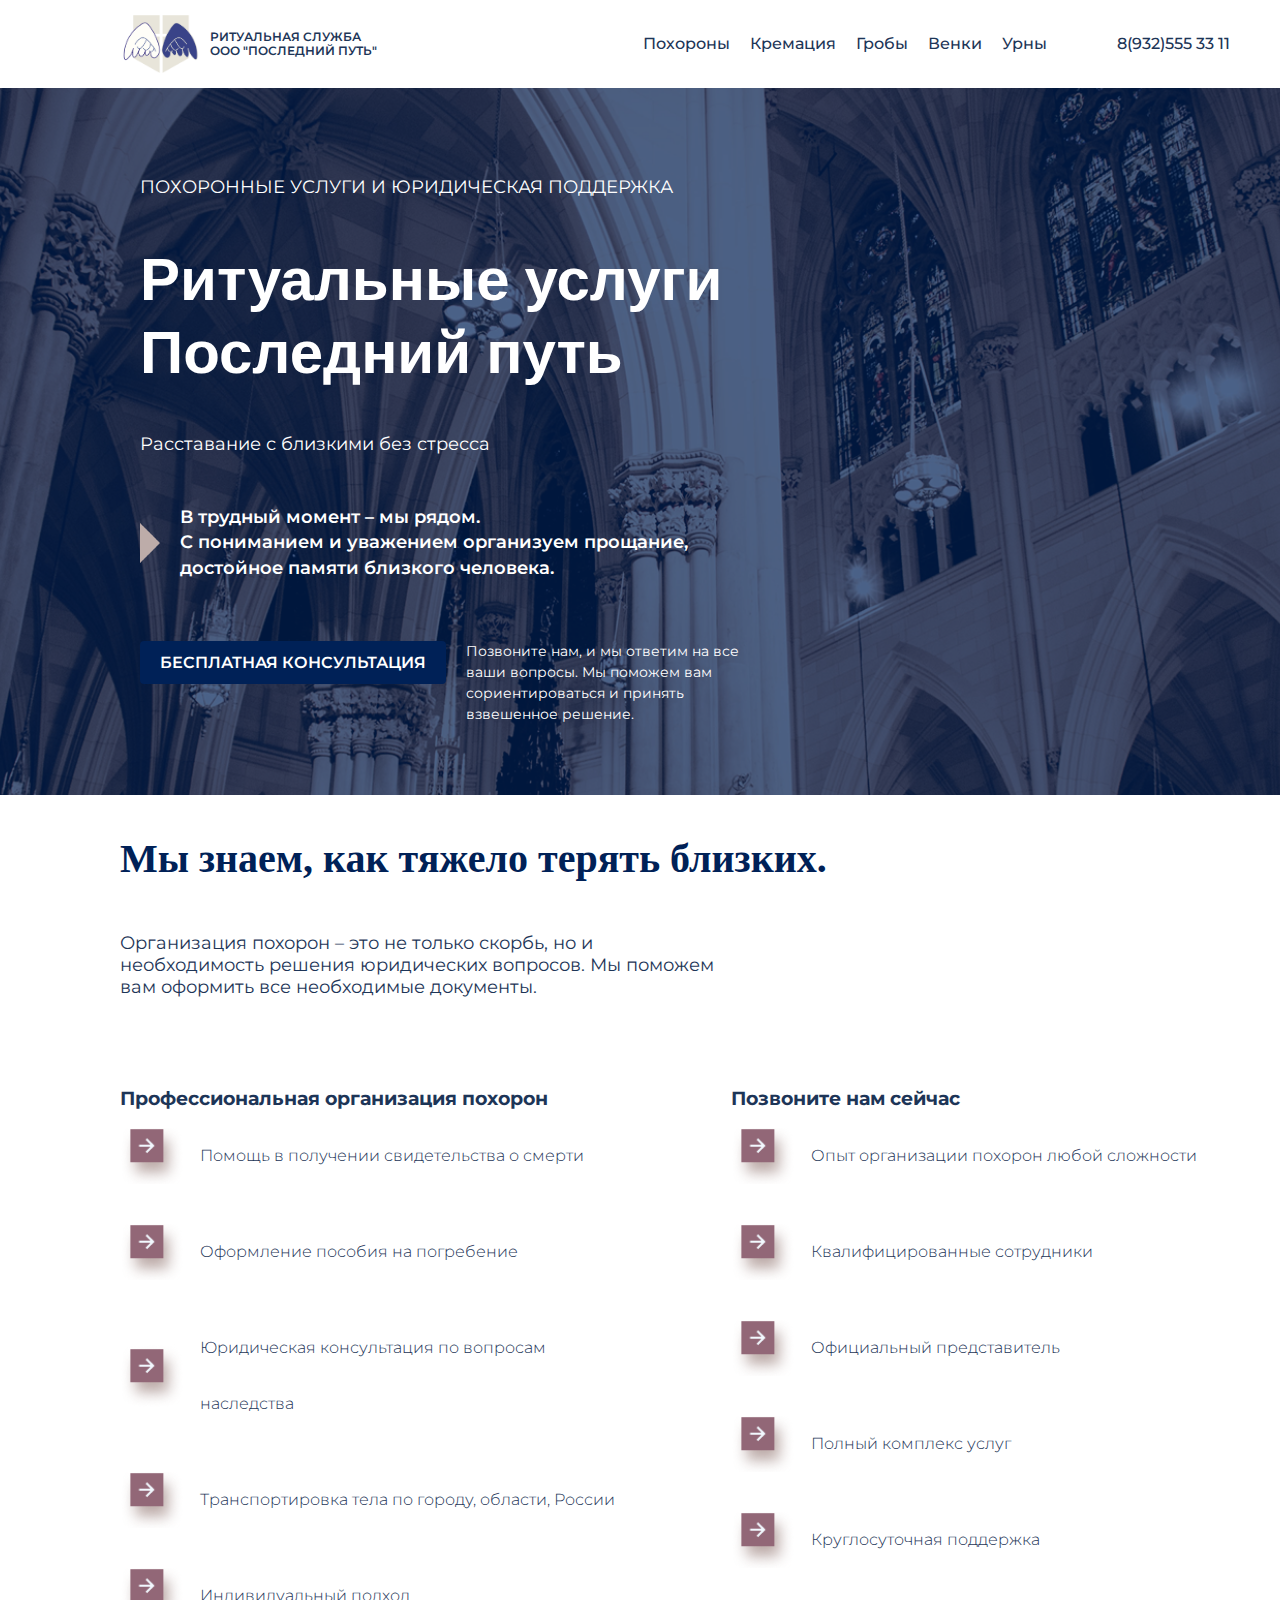
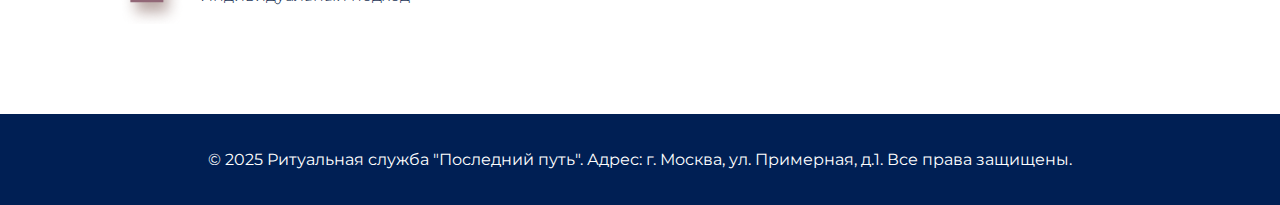
<file: index.html>
<!DOCTYPE html>
<html lang="ru">
<head>
    <meta charset="UTF-8">
    <meta name="viewport" content="width=device-width, initial-scale=1.0">
    <title>Ритуальные услуги "Последний путь"</title>
    
    <link rel="preconnect" href="https://fonts.googleapis.com">
<link rel="preconnect" href="https://fonts.gstatic.com" crossorigin>
<link href="https://fonts.googleapis.com/css2?family=Advent+Pro:ital,wght@0,100..900;1,100..900&family=Comfortaa:wght@300..700&family=Jost:ital,wght@0,100..900;1,100..900&family=Montserrat:ital,wght@0,100..900;1,100..900&family=Poiret+One&family=Prata&family=Russo+One&family=Tenor+Sans&family=Yanone+Kaffeesatz:wght@200..700&display=swap" rel="stylesheet">
<link rel="preconnect" href="https://fonts.googleapis.com">
<link rel="preconnect" href="https://fonts.gstatic.com" crossorigin>
<link href="https://fonts.googleapis.com/css2?family=Advent+Pro:ital,wght@0,100..900;1,100..900&family=Comfortaa:wght@300..700&family=Jost:ital,wght@0,100..900;1,100..900&family=Montserrat:ital,wght@0,100..900;1,100..900&family=Poiret+One&family=Prata&family=Russo+One&family=Space+Grotesk:wght@300..700&family=Tenor+Sans&family=Yanone+Kaffeesatz:wght@200..700&display=swap" rel="stylesheet">
    <link rel="stylesheet" href="style.css">
</head>
<body>
    <div class="header">
        <div class="logo-container">
            <img src="logo.png" alt="Логотип">
            <div class="logo-text">
                <span>РИТУАЛЬНАЯ СЛУЖБА</span>
                <span>ООО "ПОСЛЕДНИЙ ПУТЬ"</span>
            </div>
        </div>
        <div class="menu">
            <a href="index.html">Похороны</a>
            <a href="Кремация.html">Кремация</a>
            <a href="Гробы.html">Гробы</a>
            <a href="Венки.html">Венки</a>
            <a href="Урны.html">Урны</a>
            <span style="display: inline-block; width: 30px;"></span>
            8(932)555 33 11
        </div>
    </div>

    <div class="hero">
        <div class="hero-overlay">
            <p>ПОХОРОННЫЕ УСЛУГИ И ЮРИДИЧЕСКАЯ ПОДДЕРЖКА</p>
            <div class="hero-overlay2">
                <h2>Ритуальные услуги</h2>
                <h2>Последний путь</h2>
            </div>
            
            <p>Расставание с близкими без стресса</p>
            
            <div class="text-block">
                <img src="Rectangle 289 (1).png" alt="Декоративный элемент" class="decor-image">
                <div class="text-content">
                    <p>В трудный момент – мы рядом.<br>
                    С пониманием и уважением организуем прощание,<br>
                    достойное памяти близкого человека.</p>
                </div>
            </div>
            
            <div class="consultation-block">
                <a href="#" class="consult-btn">БЕСПЛАТНАЯ КОНСУЛЬТАЦИЯ</a>
                <div class="consult-text">
                    <p>Позвоните нам, и мы ответим на все ваши вопросы. Мы поможем вам сориентироваться и принять взвешенное решение.</p>
                </div>
            </div>

            <div id="consultationModal" class="modal">
                <div class="modal-content">
                  <span class="close">&times;</span>
                  <h3>Запись на консультацию</h3>
                  <form>
                    <input type="text" placeholder="Ваше имя" required><br>
                    <input type="tel" placeholder="Ваш телефон" required><br>
                    <button type="submit">Отправить</button>
                  </form>
                </div>
              </div>
        </div>
    </div>

    <div class="section-intro">
        Мы знаем, как тяжело терять близких.
    </div>

    <div class="footer">
        <div class="footer-text">
            Организация похорон – это не только скорбь, но и необходимость решения юридических вопросов. Мы поможем вам оформить все необходимые документы.
        </div>
        
        <div class="footer-logo">

           
           
        </div>
    </div>

    <div class="content">
        <div>
            <h3>Профессиональная организация похорон</h3>
            <ul>
                <li>Помощь в получении свидетельства о смерти</li>
                <li>Оформление пособия на погребение</li>
                <li>Юридическая консультация по вопросам наследства</li>
                <li>Транспортировка тела по городу, области, России</li>
                <li>Индивидуальный подход</li>
            </ul>
        </div>
        <div>
            <h3>Позвоните нам сейчас</h3>
            <ul>
                <li>Опыт организации похорон любой сложности</li>
                <li>Квалифицированные сотрудники</li>
                <li>Официальный представитель</li>
                <li>Полный комплекс услуг</li>
                <li>Круглосуточная поддержка</li>
            </ul>
        </div>
    </div>
    


    <button id="scrollToTopBtn" class="scroll-to-top-btn">↑ Наверх</button>
    <script>

        // Получаем кнопку
    const scrollToTopBtn = document.getElementById("scrollToTopBtn");
    
    // Когда пользователь прокручивает страницу
    window.onscroll = function() {
        if (document.body.scrollTop > 100 || document.documentElement.scrollTop > 100) {
            scrollToTopBtn.style.display = "block"; // Показываем кнопку
        } else {
            scrollToTopBtn.style.display = "none"; // Скрываем кнопку
        }
    };
    
    // При клике на кнопку прокручиваем страницу наверх
    scrollToTopBtn.addEventListener("click", function() {
        window.scrollTo({
            top: 0,
            behavior: "smooth" // Плавная прокрутка
        });
    });
    
    </script>



<script>
    const consultBtn = document.querySelector('.consult-btn');
    const popup = document.getElementById('consultation-popup');
    const closeBtn = document.querySelector('.close-btn');

    consultBtn.addEventListener('click', (e) => {
        e.preventDefault(); // чтобы не срабатывала ссылка
        popup.style.display = 'flex';
    });

    closeBtn.addEventListener('click', () => {
        popup.style.display = 'none';
    });

    window.addEventListener('click', (e) => {
        if (e.target === popup) {
            popup.style.display = 'none';
        }
    });
</script>

<script>
    const modal = document.getElementById('consultationModal');
    const btn = document.querySelector('.consult-btn');
    const span = document.querySelector('.close');

    btn.onclick = function(e) {
        e.preventDefault(); // отменяем переход по ссылке
        modal.style.display = "block";
    }

    span.onclick = function() {
        modal.style.display = "none";
    }

    window.onclick = function(event) {
        if (event.target == modal) {
            modal.style.display = "none";
        }
    }
</script>


    <!-- Футер -->
    <footer class="footer2">
        <p>© 2025 Ритуальная служба "Последний путь". Адрес: г. Москва, ул. Примерная, д.1. Все права защищены.</p>
    </footer>


    
</body>
</html>
</file>
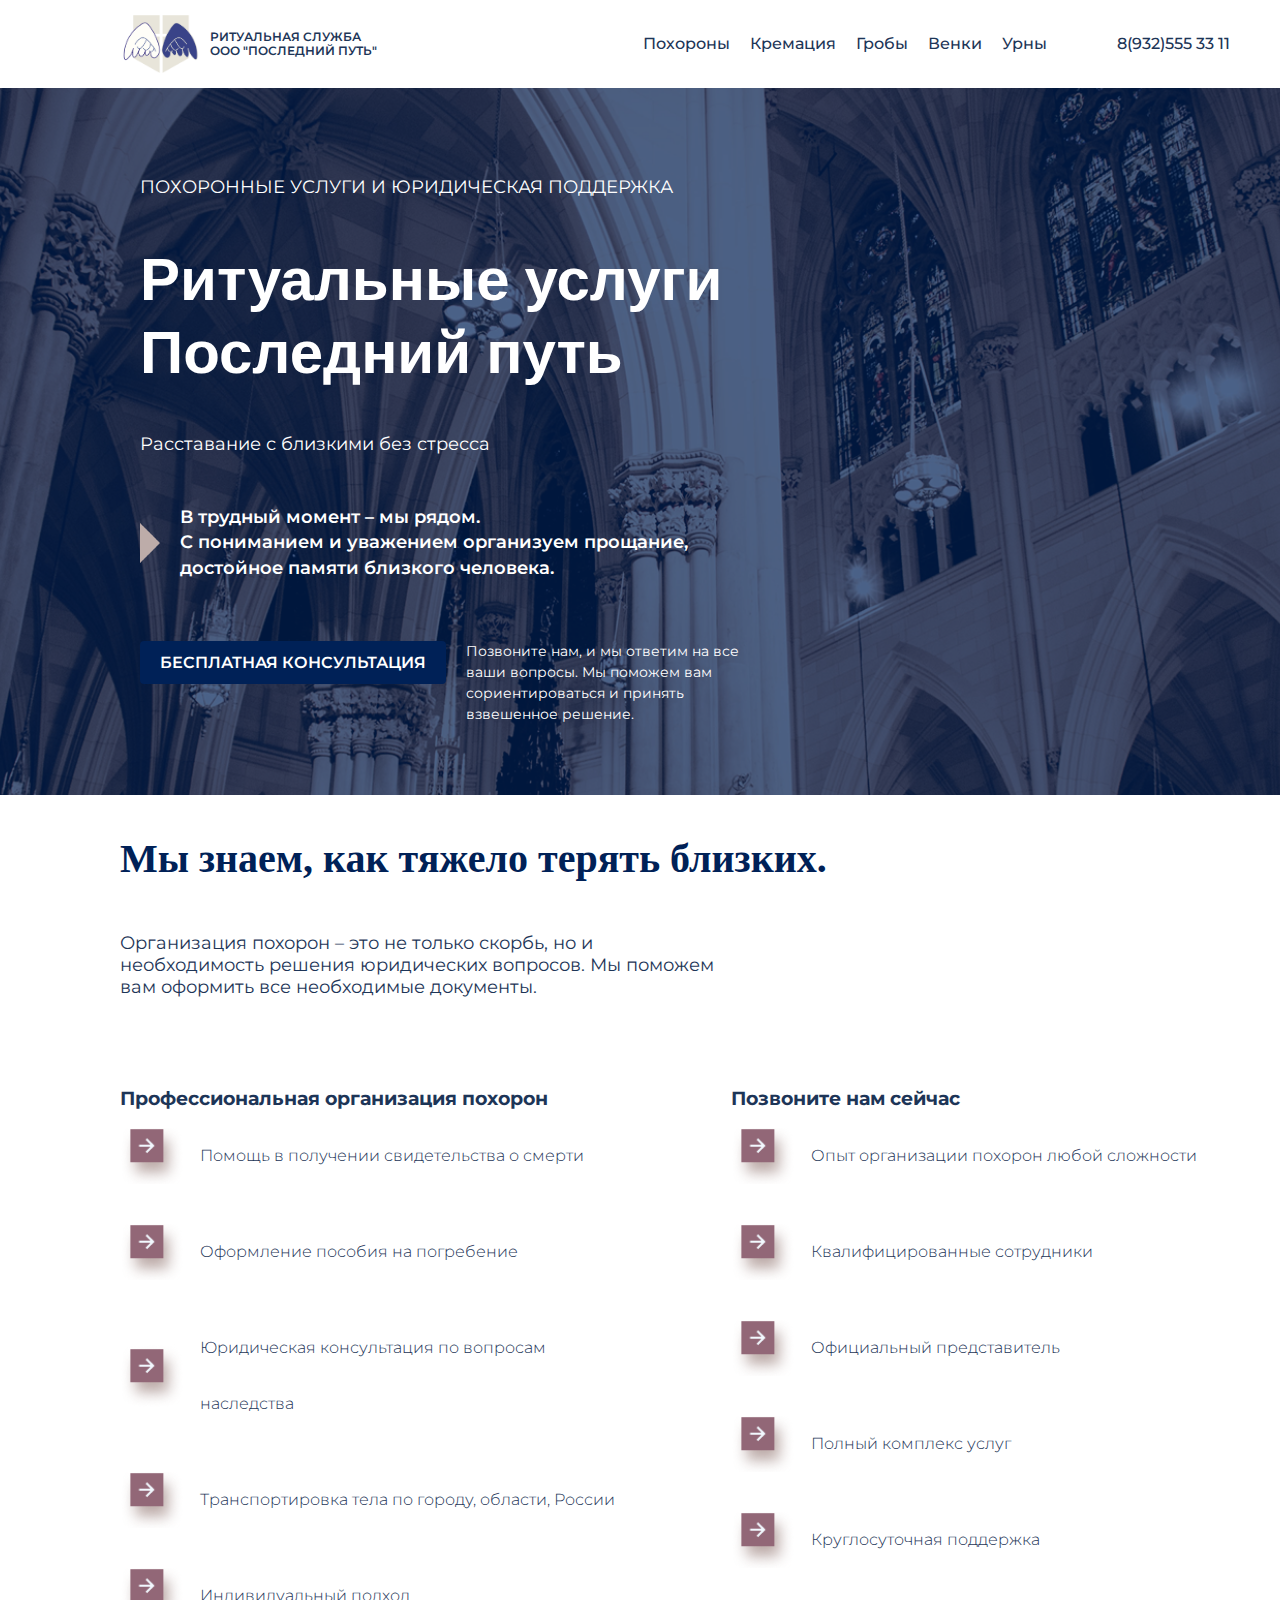
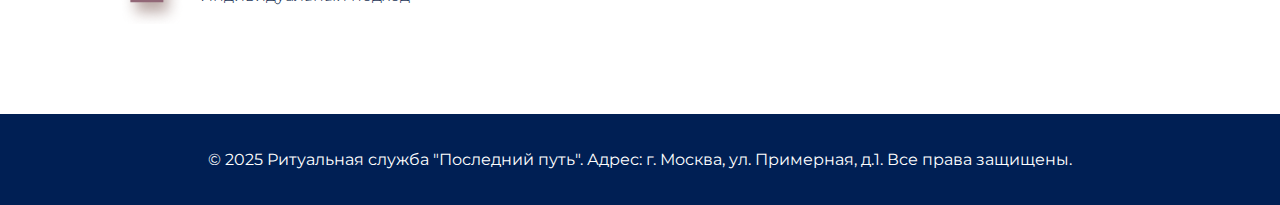
<file: Web-site-funeral-agency.html>
<!DOCTYPE html>
<html lang="ru">
<head>
    <meta charset="UTF-8">
    <meta name="viewport" content="width=device-width, initial-scale=1.0">
    <title>Ритуальные услуги "Последний путь"</title>
    
    <link rel="preconnect" href="https://fonts.googleapis.com">
<link rel="preconnect" href="https://fonts.gstatic.com" crossorigin>
<link href="https://fonts.googleapis.com/css2?family=Advent+Pro:ital,wght@0,100..900;1,100..900&family=Comfortaa:wght@300..700&family=Jost:ital,wght@0,100..900;1,100..900&family=Montserrat:ital,wght@0,100..900;1,100..900&family=Poiret+One&family=Prata&family=Russo+One&family=Tenor+Sans&family=Yanone+Kaffeesatz:wght@200..700&display=swap" rel="stylesheet">
<link rel="preconnect" href="https://fonts.googleapis.com">
<link rel="preconnect" href="https://fonts.gstatic.com" crossorigin>
<link href="https://fonts.googleapis.com/css2?family=Advent+Pro:ital,wght@0,100..900;1,100..900&family=Comfortaa:wght@300..700&family=Jost:ital,wght@0,100..900;1,100..900&family=Montserrat:ital,wght@0,100..900;1,100..900&family=Poiret+One&family=Prata&family=Russo+One&family=Space+Grotesk:wght@300..700&family=Tenor+Sans&family=Yanone+Kaffeesatz:wght@200..700&display=swap" rel="stylesheet">
    <link rel="stylesheet" href="style.css">
</head>
<body>
    <div class="header">
        <div class="logo-container">
            <img src="logo.png" alt="Логотип">
            <div class="logo-text">
                <span>РИТУАЛЬНАЯ СЛУЖБА</span>
                <span>ООО "ПОСЛЕДНИЙ ПУТЬ"</span>
            </div>
        </div>
        <div class="menu">
            <a href="Похороны.html">Похороны</a>
            <a href="Кремация.html">Кремация</a>
            <a href="Гробы.html">Гробы</a>
            <a href="Венки.html">Венки</a>
            <a href="Урны.html">Урны</a>
            <span style="display: inline-block; width: 30px;"></span>
            8(932)555 33 11
        </div>
    </div>

    <div class="hero">
        <div class="hero-overlay">
            <p>ПОХОРОННЫЕ УСЛУГИ И ЮРИДИЧЕСКАЯ ПОДДЕРЖКА</p>
            <div class="hero-overlay2">
                <h2>Ритуальные услуги</h2>
                <h2>Последний путь</h2>
            </div>
            
            <p>Расставание с близкими без стресса</p>
            
            <div class="text-block">
                <img src="Rectangle 289 (1).png" alt="Декоративный элемент" class="decor-image">
                <div class="text-content">
                    <p>В трудный момент – мы рядом.<br>
                    С пониманием и уважением организуем прощание,<br>
                    достойное памяти близкого человека.</p>
                </div>
            </div>
            
            <div class="consultation-block">
                <a href="#" class="consult-btn">БЕСПЛАТНАЯ КОНСУЛЬТАЦИЯ</a>
                <div class="consult-text">
                    <p>Позвоните нам, и мы ответим на все ваши вопросы. Мы поможем вам сориентироваться и принять взвешенное решение.</p>
                </div>
            </div>

            <div id="consultationModal" class="modal">
                <div class="modal-content">
                  <span class="close">&times;</span>
                  <h3>Запись на консультацию</h3>
                  <form>
                    <input type="text" placeholder="Ваше имя" required><br>
                    <input type="tel" placeholder="Ваш телефон" required><br>
                    <button type="submit">Отправить</button>
                  </form>
                </div>
              </div>
        </div>
    </div>

    <div class="section-intro">
        Мы знаем, как тяжело терять близких.
    </div>

    <div class="footer">
        <div class="footer-text">
            Организация похорон – это не только скорбь, но и необходимость решения юридических вопросов. Мы поможем вам оформить все необходимые документы.
        </div>
        
        <div class="footer-logo">

           
           
        </div>
    </div>

    <div class="content">
        <div>
            <h3>Профессиональная организация похорон</h3>
            <ul>
                <li>Помощь в получении свидетельства о смерти</li>
                <li>Оформление пособия на погребение</li>
                <li>Юридическая консультация по вопросам наследства</li>
                <li>Транспортировка тела по городу, области, России</li>
                <li>Индивидуальный подход</li>
            </ul>
        </div>
        <div>
            <h3>Позвоните нам сейчас</h3>
            <ul>
                <li>Опыт организации похорон любой сложности</li>
                <li>Квалифицированные сотрудники</li>
                <li>Официальный представитель</li>
                <li>Полный комплекс услуг</li>
                <li>Круглосуточная поддержка</li>
            </ul>
        </div>
    </div>
    


    <button id="scrollToTopBtn" class="scroll-to-top-btn">↑ Наверх</button>
    <script>

        // Получаем кнопку
    const scrollToTopBtn = document.getElementById("scrollToTopBtn");
    
    // Когда пользователь прокручивает страницу
    window.onscroll = function() {
        if (document.body.scrollTop > 100 || document.documentElement.scrollTop > 100) {
            scrollToTopBtn.style.display = "block"; // Показываем кнопку
        } else {
            scrollToTopBtn.style.display = "none"; // Скрываем кнопку
        }
    };
    
    // При клике на кнопку прокручиваем страницу наверх
    scrollToTopBtn.addEventListener("click", function() {
        window.scrollTo({
            top: 0,
            behavior: "smooth" // Плавная прокрутка
        });
    });
    
    </script>



<script>
    const consultBtn = document.querySelector('.consult-btn');
    const popup = document.getElementById('consultation-popup');
    const closeBtn = document.querySelector('.close-btn');

    consultBtn.addEventListener('click', (e) => {
        e.preventDefault(); // чтобы не срабатывала ссылка
        popup.style.display = 'flex';
    });

    closeBtn.addEventListener('click', () => {
        popup.style.display = 'none';
    });

    window.addEventListener('click', (e) => {
        if (e.target === popup) {
            popup.style.display = 'none';
        }
    });
</script>

<script>
    const modal = document.getElementById('consultationModal');
    const btn = document.querySelector('.consult-btn');
    const span = document.querySelector('.close');

    btn.onclick = function(e) {
        e.preventDefault(); // отменяем переход по ссылке
        modal.style.display = "block";
    }

    span.onclick = function() {
        modal.style.display = "none";
    }

    window.onclick = function(event) {
        if (event.target == modal) {
            modal.style.display = "none";
        }
    }
</script>


    <!-- Футер -->
    <footer class="footer2">
        <p>© 2025 Ритуальная служба "Последний путь". Адрес: г. Москва, ул. Примерная, д.1. Все права защищены.</p>
    </footer>


    
</body>
</html>
</file>
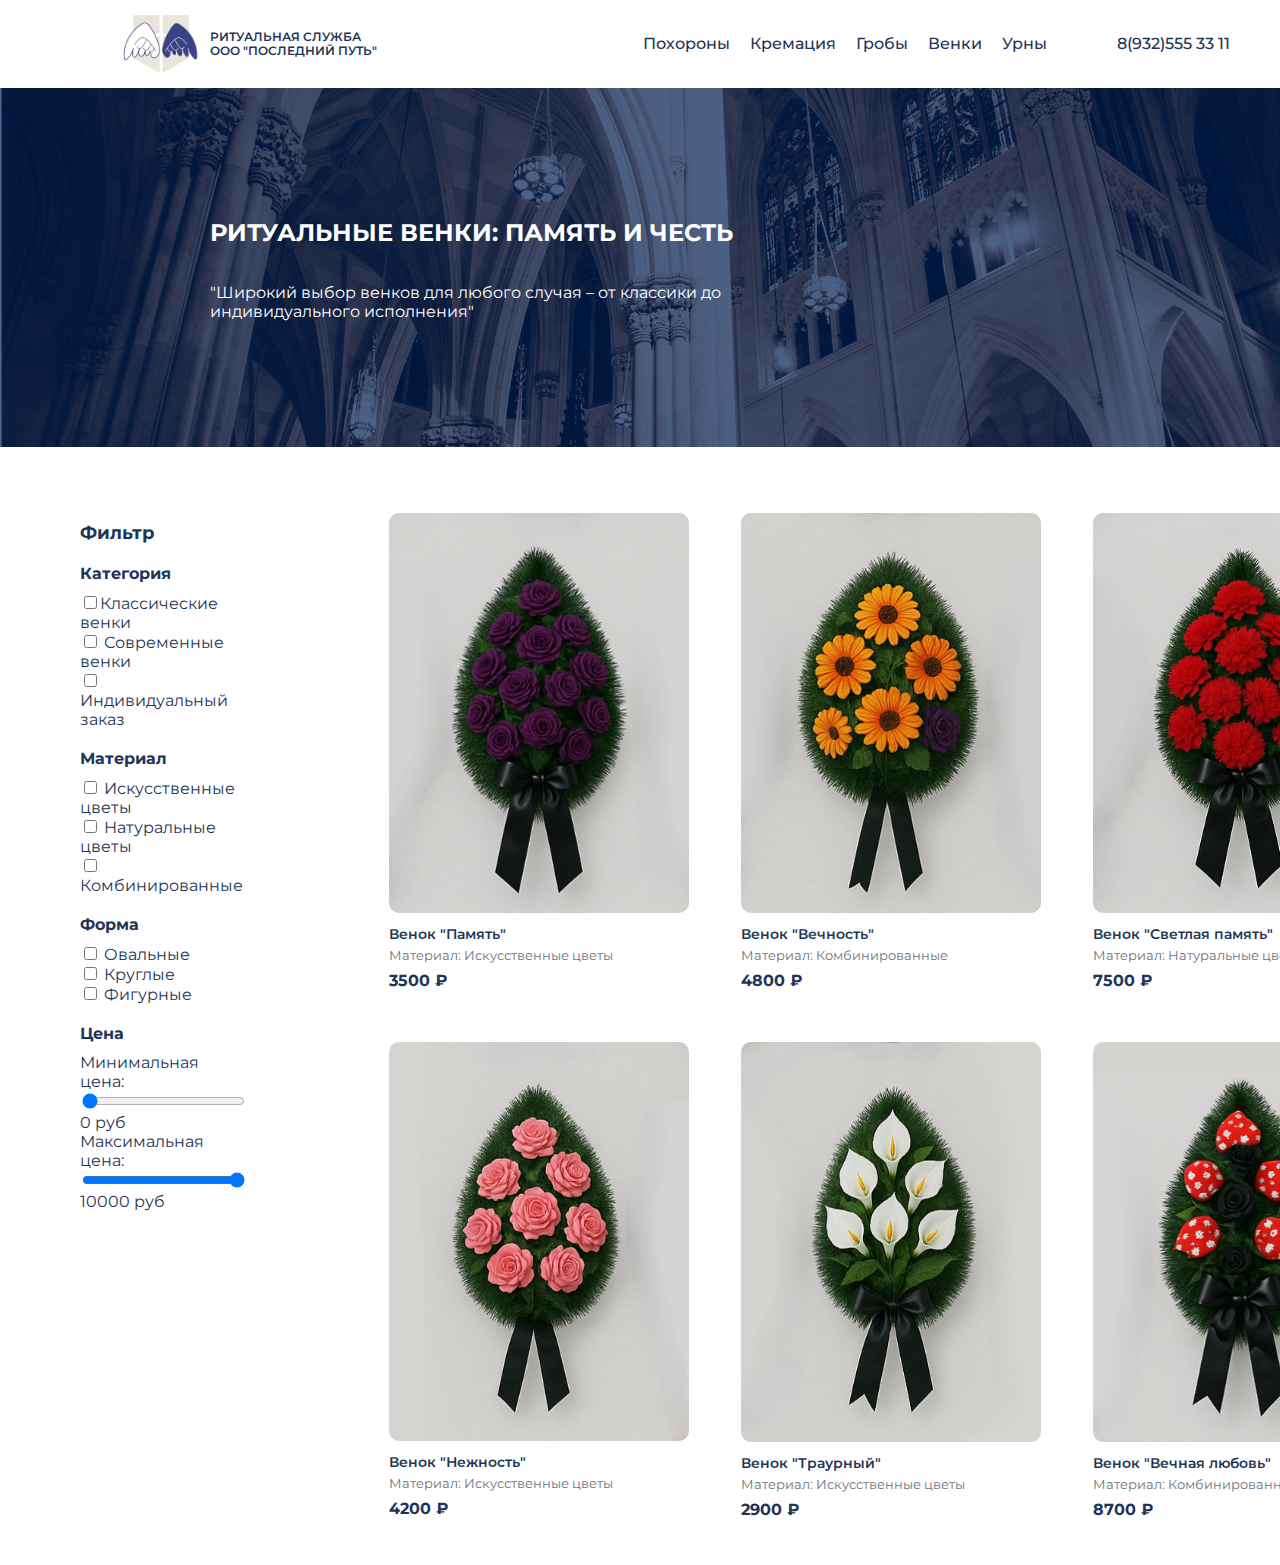
<file: Венки.html>
<!DOCTYPE html>
<html lang="ru">
<head>
    <meta charset="UTF-8">
    <meta name="viewport" content="width=device-width, initial-scale=1.0">
    <title>Ритуальные услуги "Последний путь" - Венки</title>
    <link rel="preconnect" href="https://fonts.googleapis.com">
    <link rel="preconnect" href="https://fonts.gstatic.com" crossorigin>
    <link href="https://fonts.googleapis.com/css2?family=Montserrat:wght@300..900&display=swap" rel="stylesheet">
    <link rel="stylesheet" href="style2.css">
</head>
<body>
    <div class="header">
        <div class="logo-container">
            <img src="logo.png" alt="Логотип">
            <div class="logo-text">
                <span>РИТУАЛЬНАЯ СЛУЖБА</span>
                <span>ООО "ПОСЛЕДНИЙ ПУТЬ"</span>
            </div>
        </div>
        <div class="menu">
            <a href="Похороны.html">Похороны</a>
            <a href="Кремация.html">Кремация</a>
            <a href="Гробы.html">Гробы</a>
            <a href="Венки.html">Венки</a>
            <a href="Урны.html">Урны</a>
            <span style="display: inline-block; width: 30px;"></span>
            8(932)555 33 11
        </div>
    </div>

    <div class="hero">
        <div class="hero-overlay">
        <h2>РИТУАЛЬНЫЕ ВЕНКИ: ПАМЯТЬ И ЧЕСТЬ</h2>
        <p>"Широкий выбор венков для любого случая – от классики до индивидуального исполнения"</p>
        </div>
    </div>

    <div class="catalog">
        <div class="catalog-container">
            <aside class="sidebar">
                <h2>Фильтр</h2>
                <div class="filter-group">
                    <h3>Категория</h3>
                    <label><input type="checkbox">Классические венки</label><br>
                    <label><input type="checkbox"> Современные венки</label><br>
                    <label><input type="checkbox"> Индивидуальный заказ</label><br>
                </div>
                <div class="filter-group">
                    <h3>Материал</h3>
                    <label><input type="checkbox"> Искусственные цветы</label><br>
                    <label><input type="checkbox"> Натуральные цветы</label><br>
                    <label><input type="checkbox"> Комбинированные</label><br>
                </div>
                <div class="filter-group">
                    <h3>Форма</h3>
                    <label><input type="checkbox"> Овальные</label><br>
                    <label><input type="checkbox"> Круглые</label><br>
                    <label><input type="checkbox"> Фигурные</label><br>
                </div>
                <div class="filter-group">
                    <h3>Цена</h3>
                    <label for="min-price-range">Минимальная цена:</label>
                    <input type="range" id="min-price-range" min="0" max="10000" step="500" value="0">
                    <span id="min-price">0</span> руб
                    <br>
                    <label for="max-price-range">Максимальная цена:</label>
                    <input type="range" id="max-price-range" min="0" max="10000" step="500" value="10000">
                    <span id="max-price">10000</span> руб
                </div>
            </aside>

            <div class="catalog-items">

                <div class="item-card">
                    <div class="item-image">
                        <img src="venki1.png" alt="Венок 1">
                    </div>
                    <div class="item-info">
                        <h3>Венок "Память"</h3>
                        <p>Материал: Искусственные цветы</p>
                        <span>3500 ₽</span>
                    </div>
                </div>

                <div class="item-card">
                    <div class="item-image">
                        <img src="venki2.png" alt="Венок 2">
                    </div>
                    <div class="item-info">
                        <h3>Венок "Вечность"</h3>
                        <p>Материал: Комбинированные</p>
                        <span>4800 ₽</span>
                    </div>
                </div>

                <div class="item-card">
                    <div class="item-image">
                        <img src="venki3.png" alt="Венок 3">
                    </div>
                    <div class="item-info">
                        <h3>Венок "Светлая память"</h3>
                        <p>Материал: Натуральные цветы</p>
                        <span>7500 ₽</span>
                    </div>
                </div>

                <div class="item-card">
                    <div class="item-image">
                        <img src="venki4.png" alt="Венок 4">
                    </div>
                    <div class="item-info">
                        <h3>Венок "Нежность"</h3>
                        <p>Материал: Искусственные цветы</p>
                        <span>4200 ₽</span>
                    </div>
                </div>

                <div class="item-card">
                    <div class="item-image">
                        <img src="venki5.png" alt="Венок 5">
                    </div>
                    <div class="item-info">
                        <h3>Венок "Траурный"</h3>
                        <p>Материал: Искусственные цветы</p>
                        <span>2900 ₽</span>
                    </div>
                </div>

                <div class="item-card">
                    <div class="item-image">
                        <img src="venki6.png" alt="Венок 6">
                    </div>
                    <div class="item-info">
                        <h3>Венок "Вечная любовь"</h3>
                        <p>Материал: Комбинированные</p>
                        <span>8700 ₽</span>
                    </div>
                </div>

            </div> <!-- конец catalog-items -->
        </div> <!-- конец catalog-container -->
    </div> <!-- конец catalog -->

    <button id="scrollToTopBtn" class="scroll-to-top-btn">↑ Наверх</button>

    <script>
        document.addEventListener('DOMContentLoaded', function() {
            const minPriceRange = document.getElementById('min-price-range');
            const maxPriceRange = document.getElementById('max-price-range');
            const minPriceText = document.getElementById('min-price');
            const maxPriceText = document.getElementById('max-price');

            minPriceRange.addEventListener('input', function() {
                minPriceText.textContent = minPriceRange.value;
            });

            maxPriceRange.addEventListener('input', function() {
                maxPriceText.textContent = maxPriceRange.value;
            });
        });

        const scrollToTopBtn = document.getElementById("scrollToTopBtn");

        window.onscroll = function() {
            if (document.body.scrollTop > 100 || document.documentElement.scrollTop > 100) {
                scrollToTopBtn.style.display = "block";
            } else {
                scrollToTopBtn.style.display = "none";
            }
        };

        scrollToTopBtn.addEventListener("click", function() {
            window.scrollTo({
                top: 0,
                behavior: "smooth"
            });
        });
    </script>
</body>
</html>
</file>
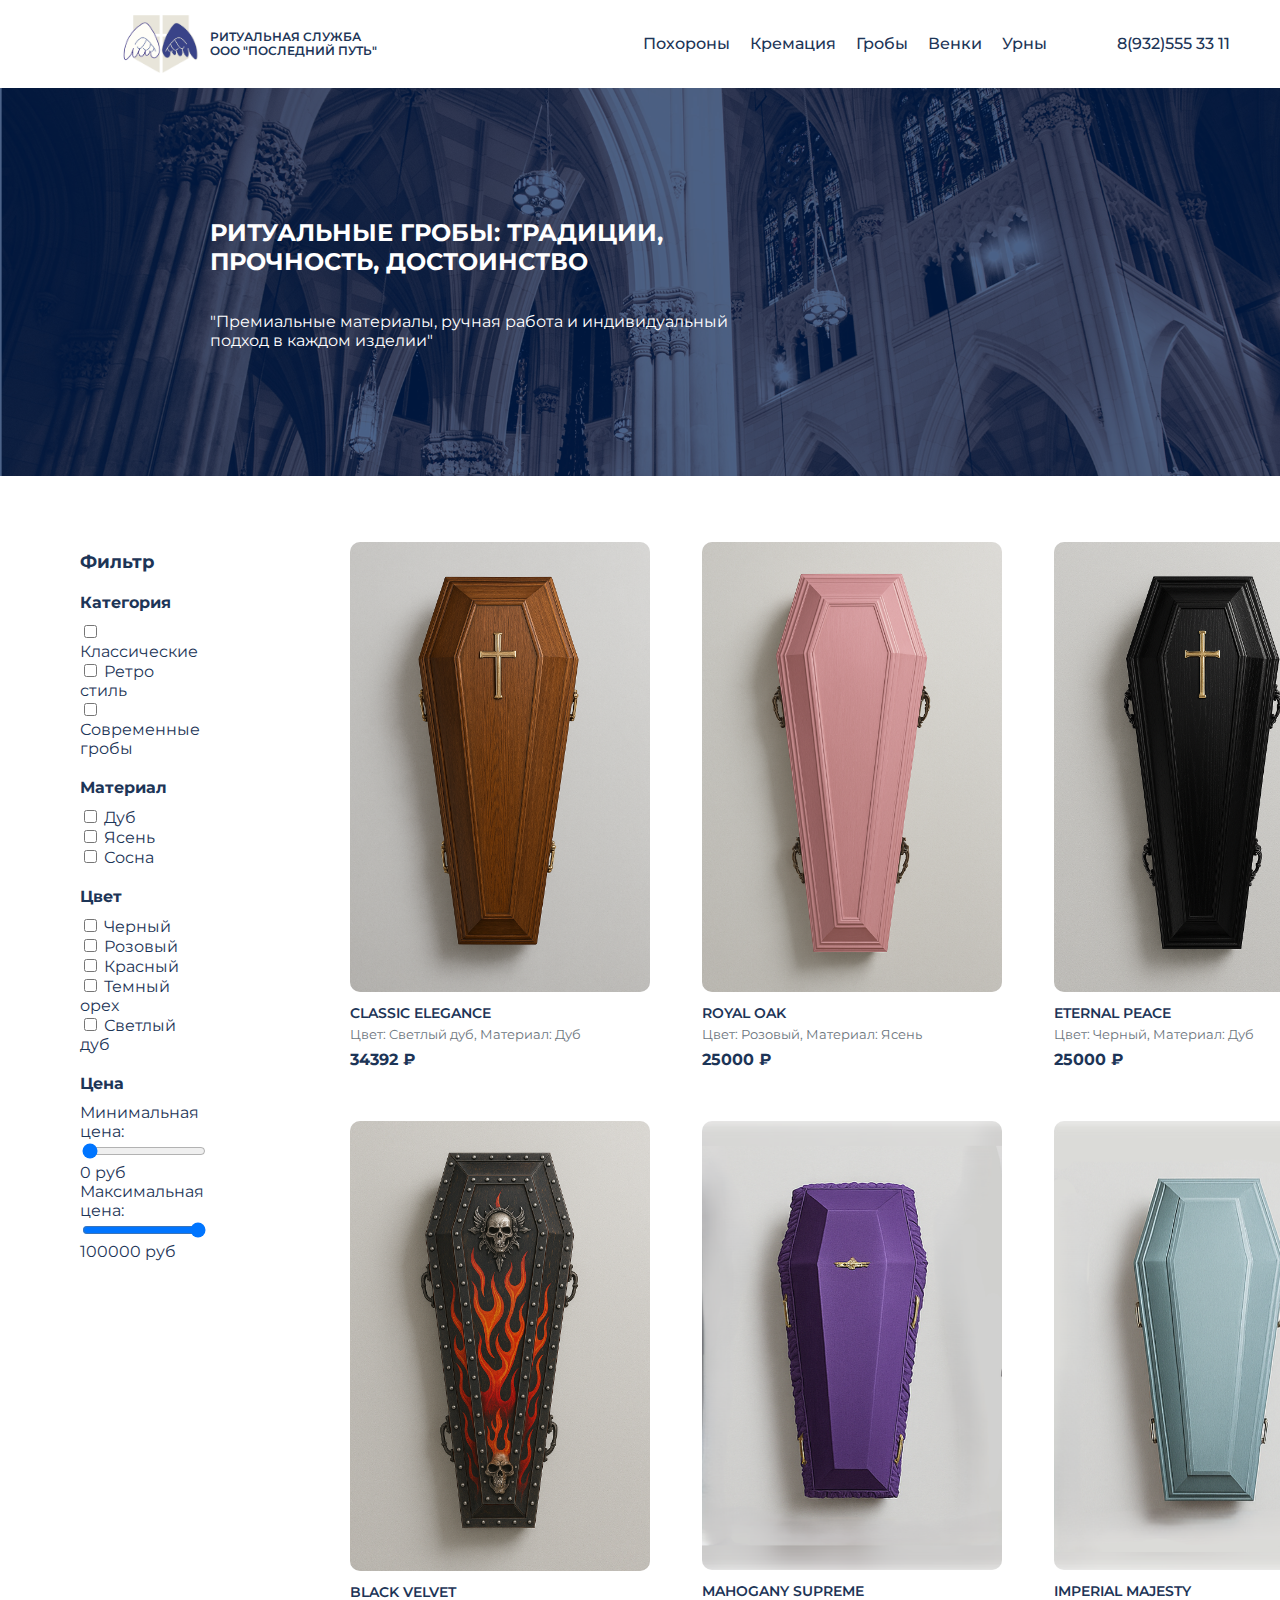
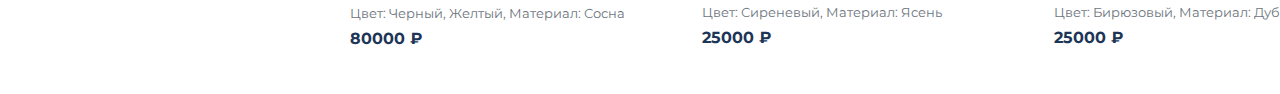
<file: Гробы.html>
<!DOCTYPE html>
<html lang="ru">
<head>
    <meta charset="UTF-8">
    <meta name="viewport" content="width=device-width, initial-scale=1.0">
    <title>Ритуальные услуги "Последний путь"</title>
    <link rel="preconnect" href="https://fonts.googleapis.com">
    <link rel="preconnect" href="https://fonts.gstatic.com" crossorigin>
    <link href="https://fonts.googleapis.com/css2?family=Montserrat:wght@300..900&display=swap" rel="stylesheet">
    <link rel="stylesheet" href="style2.css">
</head>
<body>
    <div class="header">
        <div class="logo-container">
            <img src="logo.png" alt="Логотип">
            <div class="logo-text">
                <span>РИТУАЛЬНАЯ СЛУЖБА</span>
                <span>ООО "ПОСЛЕДНИЙ ПУТЬ"</span>
            </div>
        </div>
        <div class="menu">
            <a href="Похороны.html">Похороны</a>
            <a href="Кремация.html">Кремация</a>
            <a href="Гробы.html">Гробы</a>
            <a href="Венки.html">Венки</a>
            <a href="Урны.html">Урны</a>
            <span style="display: inline-block; width: 30px;"></span>
            8(932)555 33 11
        </div>
    </div>

    <div class="hero">
        <div class="hero-overlay">
        <h2>РИТУАЛЬНЫЕ ГРОБЫ: ТРАДИЦИИ, ПРОЧНОСТЬ, ДОСТОИНСТВО</h2>
        <p>"Премиальные материалы, ручная работа и индивидуальный подход в каждом изделии"</p>
    </div>
    </div>


    <div class="catalog">

    <div class="catalog-container">
        <aside class="sidebar">
            <h2>Фильтр</h2>
            <div class="filter-group">
                <h3>Категория</h3>
                <label><input type="checkbox">Классические</label><br>
                <label><input type="checkbox"> Ретро стиль</label><br>
                <label><input type="checkbox"> Современные гробы</label><br>
            </div>
            <div class="filter-group">
                <h3>Материал</h3>
                <label><input type="checkbox"> Дуб</label><br>
                <label><input type="checkbox"> Ясень</label><br>
                <label><input type="checkbox"> Сосна</label><br>
            </div>
            <div class="filter-group">
                <h3>Цвет</h3>
                <label><input type="checkbox"> Черный</label><br>
                <label><input type="checkbox"> Розовый</label><br>
                <label><input type="checkbox"> Красный</label><br>
                <label><input type="checkbox"> Темный орех</label><br>
                <label><input type="checkbox"> Светлый дуб</label><br>
            </div>
            <div class="filter-group">
                <h3>Цена</h3>
                <label for="min-price-range">Минимальная цена:</label>
                <input type="range" id="min-price-range" min="0" max="100000" step="1000" value="0">
                <span id="min-price">0</span> руб
        
                <br>
        
                <label for="max-price-range">Максимальная цена:</label>
                <input type="range" id="max-price-range" min="0" max="100000" step="1000" value="100000">
                <span id="max-price">100000</span> руб
            </div>
        </aside>
        
    
   
       
        <div class="catalog-items"> 

        <!-- Карточки товаров (будут в стиле первой карточки) -->
        <div class="item-card">
            <div class="item-image">
                <img src="grob1.png" alt="Гроб Классик">
            </div>
            <div class="item-info">
                <h3>CLASSIC ELEGANCE</h3>
                <p>Цвет: Светлый дуб, Материал: Дуб  </p>
                <span>34392 ₽</span>
            </div>
        </div>

        <div class="item-card">
            <div class="item-image">
                <img src="grob2.png" alt="Гроб Элегантный">
            </div>
            <div class="item-info">
                <h3>ROYAL OAK</h3>
                <p>Цвет: Розовый, Материал: Ясень</p>
                <span>25000 ₽</span>
            </div>
        </div>


        <div class="item-card">
            <div class="item-image">
                <img src="grob3.png" alt="Гроб Элегантный">
            </div>
            <div class="item-info">
                <h3>ETERNAL PEACE</h3>
                <p>Цвет: Черный, Материал: Дуб</p>
                <span>25000 ₽</span>
            </div>
        </div>


        <div class="item-card">
            <div class="item-image">
                <img src="grob4.png" alt="Гроб Элегантный">
            </div>
            <div class="item-info">
                <h3>BLACK VELVET                  </h3>
                <p>Цвет: Черный, Желтый, Материал: Сосна</p>
                <span>80000 ₽</span>
            </div>
        </div>


        <div class="item-card">
            <div class="item-image">
                <img src="grob5.png" alt="Гроб Элегантный">
            </div>
            <div class="item-info">
                <h3>MAHOGANY SUPREME</h3>
                <p>Цвет: Сиреневый, Материал: Ясень</p>
                <span>25000 ₽</span>
            </div>
        </div>


        <div class="item-card">
            <div class="item-image">
                <img src="grob6.png" alt="Гроб Элегантный">
            </div>
            <div class="item-info">
                <h3>IMPERIAL MAJESTY</h3>
                <p>Цвет: Бирюзовый, Материал: Дуб</p>
                <span>25000 ₽</span>
            </div>
        </div>
    </div>
        
 </main>
 
    <button id="scrollToTopBtn" class="scroll-to-top-btn">↑ Наверх</button>
   
   
   <script>
       document.addEventListener('DOMContentLoaded', function() {
    const minPriceRange = document.getElementById('min-price-range');
    const maxPriceRange = document.getElementById('max-price-range');
    const minPriceText = document.getElementById('min-price');
    const maxPriceText = document.getElementById('max-price');

    // Обновление отображаемой минимальной цены
    minPriceRange.addEventListener('input', function() {
        minPriceText.textContent = minPriceRange.value;
    });

    // Обновление отображаемой максимальной цены
    maxPriceRange.addEventListener('input', function() {
        maxPriceText.textContent = maxPriceRange.value;
    });
});
</script>
    

    <script>

    // Получаем кнопку
const scrollToTopBtn = document.getElementById("scrollToTopBtn");

// Когда пользователь прокручивает страницу
window.onscroll = function() {
    if (document.body.scrollTop > 100 || document.documentElement.scrollTop > 100) {
        scrollToTopBtn.style.display = "block"; // Показываем кнопку
    } else {
        scrollToTopBtn.style.display = "none"; // Скрываем кнопку
    }
};

// При клике на кнопку прокручиваем страницу наверх
scrollToTopBtn.addEventListener("click", function() {
    window.scrollTo({
        top: 0,
        behavior: "smooth" // Плавная прокрутка
    });
});
</script>




</body>
</html>
</file>
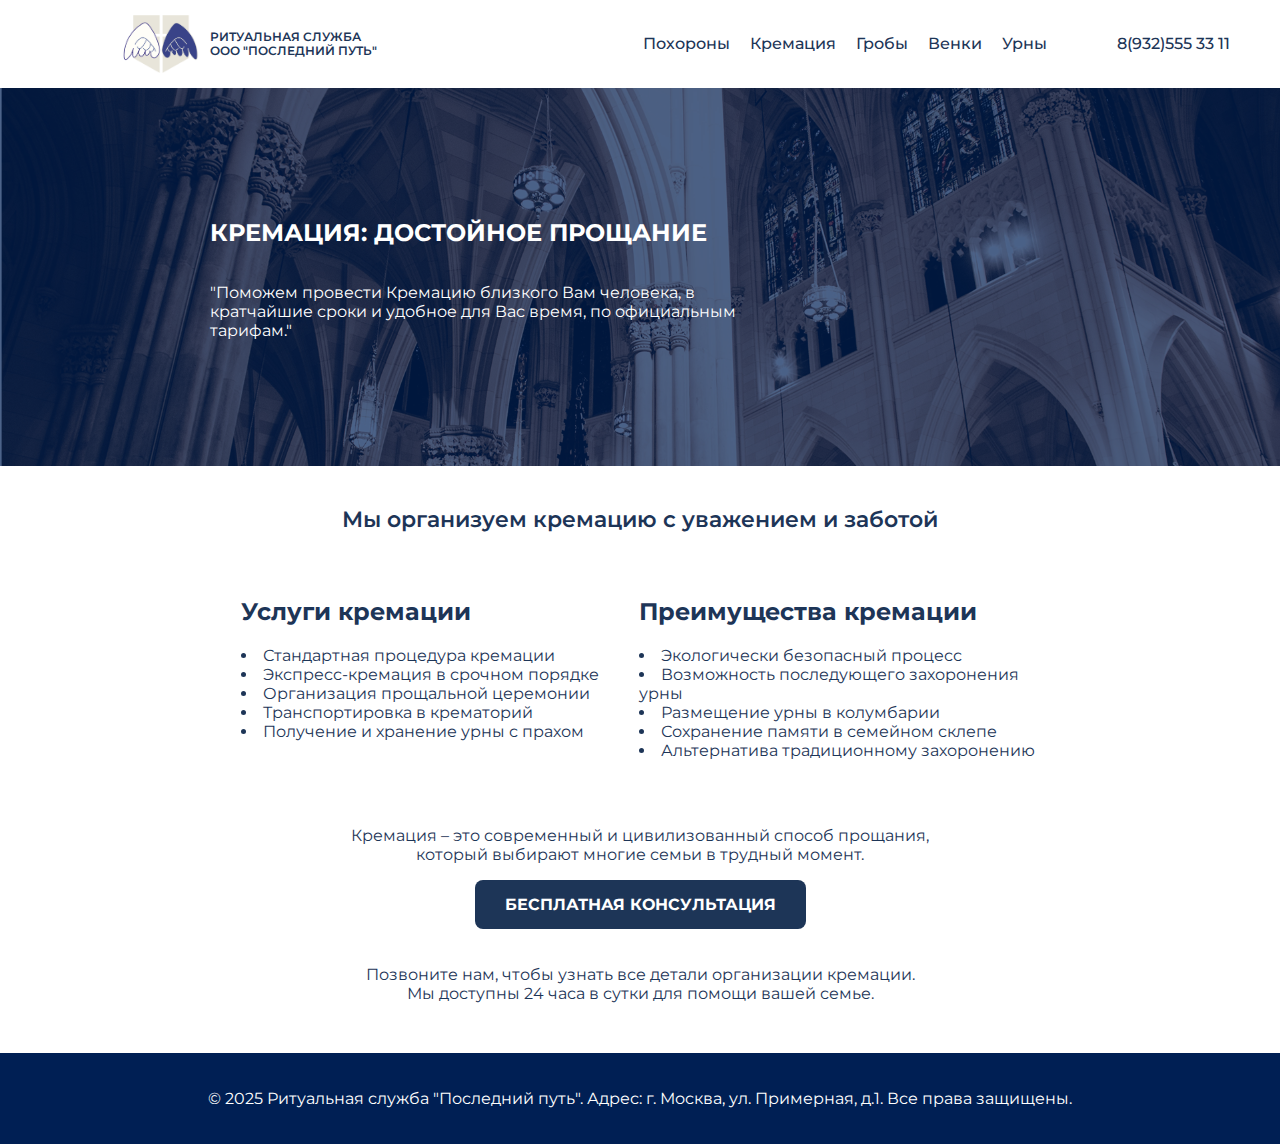
<file: Кремация.html>
<!DOCTYPE html>
<html lang="ru">
<head>
    <meta charset="UTF-8">
    <meta name="viewport" content="width=device-width, initial-scale=1.0">
    <title>Ритуальные услуги "Последний путь"</title>
    <link rel="preconnect" href="https://fonts.googleapis.com">
    <link rel="preconnect" href="https://fonts.gstatic.com" crossorigin>
    <link href="https://fonts.googleapis.com/css2?family=Montserrat:wght@300..900&display=swap" rel="stylesheet">
    <link rel="stylesheet" href="style3.css">
</head>
<body>
    <div class="header">
        <div class="logo-container">
            <img src="logo.png" alt="Логотип">
            <div class="logo-text">
                <span>РИТУАЛЬНАЯ СЛУЖБА</span>
                <span>ООО "ПОСЛЕДНИЙ ПУТЬ"</span>
            </div>
        </div>
        <div class="menu">
            <a href="Похороны.html">Похороны</a>
            <a href="Кремация.html">Кремация</a>
            <a href="Гробы.html">Гробы</a>
            <a href="Венки.html">Венки</a>
            <a href="Урны.html">Урны</a>
            <span style="display: inline-block; width: 30px;"></span>
            8(932)555 33 11
        </div>
    </div>

    
    <div class="hero">
        <div class="hero-overlay">
        <h2>КРЕМАЦИЯ: ДОСТОЙНОЕ ПРОЩАНИЕ</h2>
        <p>"Поможем провести Кремацию близкого Вам человека, в кратчайшие сроки и удобное для Вас время, по официальным тарифам."</p>
        </div>
    </div>

    
    
    <div class="section-intro">
        Мы организуем кремацию с уважением и заботой
    </div>

    <div class="content">
        <div>
            <h3>Услуги кремации</h3>
            <ul>
                <li>Стандартная процедура кремации</li>
                <li>Экспресс-кремация в срочном порядке</li>
                <li>Организация прощальной церемонии</li>
                <li>Транспортировка в крематорий</li>
                <li>Получение и хранение урны с прахом</li>
            </ul>
        </div>
        <div>
            <h3>Преимущества кремации</h3>
            <ul>
                <li>Экологически безопасный процесс</li>
                <li>Возможность последующего захоронения урны</li>
                <li>Размещение урны в колумбарии</li>
                <li>Сохранение памяти в семейном склепе</li>
                <li>Альтернатива традиционному захоронению</li>
            </ul>
        </div>
    </div>

 
    <div class="consultation-container">
        <div class="text-block">
            <div class="text-content">
                <p>Кремация – это современный и цивилизованный способ прощания,<br> который выбирают многие семьи в трудный момент.</p>
            </div>
        </div>
        <div class="consultation-block">
            <a href="#" class="consult-btn">БЕСПЛАТНАЯ КОНСУЛЬТАЦИЯ</a>
            <div id="consultationModal" class="modal">
                <div class="modal-content">
                  <span class="close">&times;</span>
                  <h3>Запись на консультацию</h3>
                  <form>
                    <input type="text" placeholder="Ваше имя" required><br>
                    <input type="tel" placeholder="Ваш телефон" required><br>
                    <button type="submit">Отправить</button>
                  </form>
                </div>
              </div>
            <div class="consult-text">
                <p>Позвоните нам, чтобы узнать все детали организации кремации.<br> Мы доступны 24 часа в сутки для помощи вашей семье.</p>
            </div>
        </div>
    </div>





    <button id="scrollToTopBtn" class="scroll-to-top-btn">↑ Наверх</button>
    <script>

        // Получаем кнопку
    const scrollToTopBtn = document.getElementById("scrollToTopBtn");
    
    // Когда пользователь прокручивает страницу
    window.onscroll = function() {
        if (document.body.scrollTop > 100 || document.documentElement.scrollTop > 100) {
            scrollToTopBtn.style.display = "block"; // Показываем кнопку
        } else {
            scrollToTopBtn.style.display = "none"; // Скрываем кнопку
        }
    };
    
    // При клике на кнопку прокручиваем страницу наверх
    scrollToTopBtn.addEventListener("click", function() {
        window.scrollTo({
            top: 0,
            behavior: "smooth" // Плавная прокрутка
        });
    });   
    </script>
  




  
<script>
    const consultBtn = document.querySelector('.consult-btn');
    const popup = document.getElementById('consultation-popup');
    const closeBtn = document.querySelector('.close-btn');

    consultBtn.addEventListener('click', (e) => {
        e.preventDefault(); // чтобы не срабатывала ссылка
        popup.style.display = 'flex';
    });

    closeBtn.addEventListener('click', () => {
        popup.style.display = 'none';
    });

    window.addEventListener('click', (e) => {
        if (e.target === popup) {
            popup.style.display = 'none';
        }
    });
</script>


  <script>
    const modal = document.getElementById('consultationModal');
    const btn = document.querySelector('.consult-btn');
    const span = document.querySelector('.close');

    btn.onclick = function(e) {
        e.preventDefault(); // отменяем переход по ссылке
        modal.style.display = "block";
    }

    span.onclick = function() {
        modal.style.display = "none";
    }

    window.onclick = function(event) {
        if (event.target == modal) {
            modal.style.display = "none";
        }
    }
</script>


    <footer class="footer2">
        <p>© 2025 Ритуальная служба "Последний путь". Адрес: г. Москва, ул. Примерная, д.1. Все права защищены.</p>
    </footer>
</body>
</html>
</file>
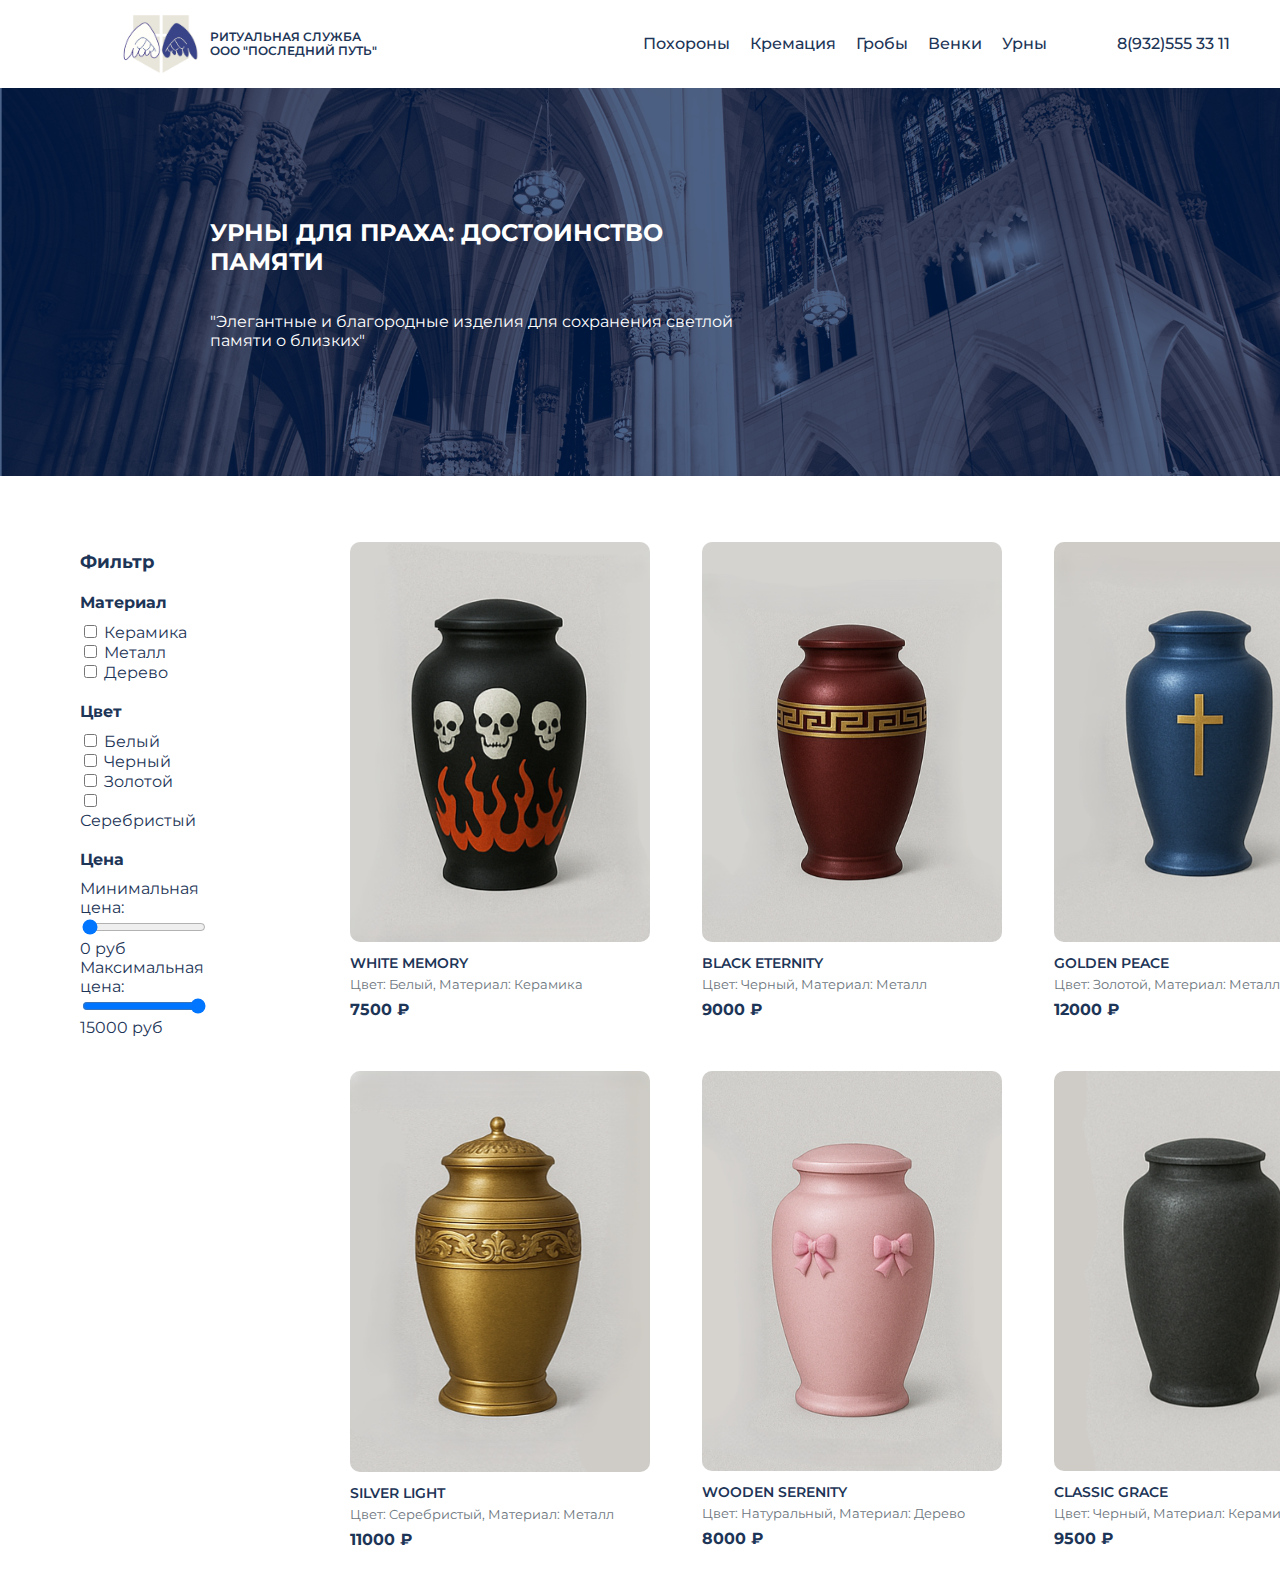
<file: Урны.html>
<!DOCTYPE html>
<html lang="ru">
<head>
    <meta charset="UTF-8">
    <meta name="viewport" content="width=device-width, initial-scale=1.0">
    <title>Ритуальные услуги "Последний путь"</title>
    <link rel="preconnect" href="https://fonts.googleapis.com">
    <link rel="preconnect" href="https://fonts.gstatic.com" crossorigin>
    <link href="https://fonts.googleapis.com/css2?family=Montserrat:wght@300..900&display=swap" rel="stylesheet">
    <link rel="stylesheet" href="style2.css">
</head>
<body>
    <div class="header">
        <div class="logo-container">
            <img src="logo.png" alt="Логотип">
            <div class="logo-text">
                <span>РИТУАЛЬНАЯ СЛУЖБА</span>
                <span>ООО "ПОСЛЕДНИЙ ПУТЬ"</span>
            </div>
        </div>
        <div class="menu">
            <a href="Похороны.html">Похороны</a>
            <a href="Кремация.html">Кремация</a>
            <a href="Гробы.html">Гробы</a>
            <a href="Венки.html">Венки</a>
            <a href="Урны.html">Урны</a>
            <span style="display: inline-block; width: 30px;"></span>
            8(932)555 33 11
        </div>
    </div>

    <div class="hero">
        <div class="hero-overlay">
        <h2>УРНЫ ДЛЯ ПРАХА: ДОСТОИНСТВО ПАМЯТИ</h2>
        <p>"Элегантные и благородные изделия для сохранения светлой памяти о близких"</p>
        </div>
    </div>

    <div class="catalog">
    <div class="catalog-container">
        <aside class="sidebar">
            <h2>Фильтр</h2>
            <div class="filter-group">
                <h3>Материал</h3>
                <label><input type="checkbox"> Керамика</label><br>
                <label><input type="checkbox"> Металл</label><br>
                <label><input type="checkbox"> Дерево</label><br>
            </div>
            <div class="filter-group">
                <h3>Цвет</h3>
                <label><input type="checkbox"> Белый</label><br>
                <label><input type="checkbox"> Черный</label><br>
                <label><input type="checkbox"> Золотой</label><br>
                <label><input type="checkbox"> Серебристый</label><br>
            </div>
            <div class="filter-group">
                <h3>Цена</h3>
                <label for="min-price-range">Минимальная цена:</label>
                <input type="range" id="min-price-range" min="0" max="15000" step="500" value="0">
                <span id="min-price">0</span> руб
        
                <br>
        
                <label for="max-price-range">Максимальная цена:</label>
                <input type="range" id="max-price-range" min="0" max="15000" step="500" value="15000">
                <span id="max-price">15000</span> руб
            </div>
        </aside>
        
        <div class="catalog-items"> 

        <!-- Карточки товаров -->
        <div class="item-card">
            <div class="item-image">
                <img src="urn1.png" alt="Урна Белая">
            </div>
            <div class="item-info">
                <h3>WHITE MEMORY</h3>
                <p>Цвет: Белый, Материал: Керамика</p>
                <span>7500 ₽</span>
            </div>
        </div>

        <div class="item-card">
            <div class="item-image">
                <img src="urn2.png" alt="Урна Черная">
            </div>
            <div class="item-info">
                <h3>BLACK ETERNITY</h3>
                <p>Цвет: Черный, Материал: Металл</p>
                <span>9000 ₽</span>
            </div>
        </div>

        <div class="item-card">
            <div class="item-image">
                <img src="urn3.png" alt="Урна Золотая">
            </div>
            <div class="item-info">
                <h3>GOLDEN PEACE</h3>
                <p>Цвет: Золотой, Материал: Металл</p>
                <span>12000 ₽</span>
            </div>
        </div>

        <div class="item-card">
            <div class="item-image">
                <img src="urn4.png" alt="Урна Серебряная">
            </div>
            <div class="item-info">
                <h3>SILVER LIGHT</h3>
                <p>Цвет: Серебристый, Материал: Металл</p>
                <span>11000 ₽</span>
            </div>
        </div>

        <div class="item-card">
            <div class="item-image">
                <img src="urn5.png" alt="Урна Деревянная">
            </div>
            <div class="item-info">
                <h3>WOODEN SERENITY</h3>
                <p>Цвет: Натуральный, Материал: Дерево</p>
                <span>8000 ₽</span>
            </div>
        </div>

        <div class="item-card">
            <div class="item-image">
                <img src="urn6.png" alt="Урна Элегантная">
            </div>
            <div class="item-info">
                <h3>CLASSIC GRACE</h3>
                <p>Цвет: Черный, Материал: Керамика</p>
                <span>9500 ₽</span>
            </div>
        </div>

        </div>
    </div>

    <button id="scrollToTopBtn" class="scroll-to-top-btn">↑ Наверх</button>

    <script>
    document.addEventListener('DOMContentLoaded', function() {
        const minPriceRange = document.getElementById('min-price-range');
        const maxPriceRange = document.getElementById('max-price-range');
        const minPriceText = document.getElementById('min-price');
        const maxPriceText = document.getElementById('max-price');

        minPriceRange.addEventListener('input', function() {
            minPriceText.textContent = minPriceRange.value;
        });

        maxPriceRange.addEventListener('input', function() {
            maxPriceText.textContent = maxPriceRange.value;
        });
    });

    const scrollToTopBtn = document.getElementById("scrollToTopBtn");

    window.onscroll = function() {
        if (document.body.scrollTop > 100 || document.documentElement.scrollTop > 100) {
            scrollToTopBtn.style.display = "block";
        } else {
            scrollToTopBtn.style.display = "none";
        }
    };

    scrollToTopBtn.addEventListener("click", function() {
        window.scrollTo({
            top: 0,
            behavior: "smooth"
        });
    });
    </script>

</body>
</html>
</file>
<file: style.css>
/* Общие стили (из первого блока стилей - главенствующие) */
body {
    
    margin: 0;
    font-family: 'Montserrat', sans-serif;
    
    color: #1d3557;
}

/* Стили для шапки */
.header {
    font-family: 'Montserrat', sans-serif;
    font-weight: 500;
    display: flex;
    justify-content: space-between;
    align-items: center;
    padding: 15px 50px;
    background: white;
    margin-left: 70px; 
}
.header .logo-container {
    display: flex;
    align-items: center;
}
.header .logo-container img {
    width: 80px;
    height: auto;
    margin-right: 10px;
}
.header .logo-text {
    font-family: 'Montserrat', sans-serif;
    font-weight: 600;
    display: flex;
    flex-direction: column;
    font-size: 12px;
    line-height: 1.2;
}
.header .menu {
    display: flex;
  
    gap: 20px;
}
.header a {
    text-decoration: none;
    color: #1d3557;
}


/* Стили для блока hero (из первого блока стилей - главенствующие) */
.hero {
    background: url('храм.png') center/cover no-repeat;
    color: white;
    text-align: left;
    padding: 20px 20px;
    position: relative;
}

.hero::before {
    content: "";
    position: absolute;
    top: 0;
    left: 0;
    width: 100%;
    height: 100%;
    background: rgba(0, 33, 87, 0.7);
}

.hero-overlay {
    position: relative;
    padding: 50px;
    display: flex;
    flex-direction: column;
    align-items: flex-start;
    text-align: left;
    max-width: 600px;
    margin: 0;
    margin-left: 70px;
}

.hero-overlay h2 {
    font-family: 'Space Grotesk', sans-serif;
    font-size: 60px;
    line-height: 0.4;
}
.hero-overlay3 {
    display: flex;
    align-items: flex-start;
}
.hero-overlay3 p {
    
    margin-left: 35px;
    font-weight: 600;
    padding: 0px 10px;
    font-size: 50px;
    line-height: 1.2;
}
.hero-overlay4 {
    display: flex;
    align-items: flex-start;
}
.hero-overlay4 p {
    
    margin-left: 35px;
    font-weight: 600;
    padding: 0px 10px;
    font-size: 50px;
    line-height: 1.2;
}
.hero-overlay3 img{
    width: 30px;
    height: 60px;
    margin-left: 20 px;
}

.hero h1 {
    font-size: 60px;
    margin-bottom: 20px;
}

.hero p {
    
    font-size: 18px;
    margin-bottom: 20px;
}

/* Кнопка (из первого блока стилей - главенствующие) */
.btn {
    display: inline-block;
    background: #002157;
    color: white;
    padding: 10px 10px;
    text-decoration: none;
    border-radius: 5px;
}

/* Стили для контента (из первого блока стилей - главенствующие) */
.content {
    padding: 50px;
    background: white;
    display: flex;
    justify-content: space-between;
    font-family: 'Montserrat', serif;
    font-weight: 300;
    margin-left: 70px;
}

.content div {
    width: 45%;
}

.content ul {
    list-style: none;
    padding: 0;
}

.content ul li {
    margin-bottom: 40px;
    padding-left: 80px;
    background: url('spoon.png') no-repeat left center;
    background-size: 64px;
    line-height: 3.5;
}
/* Стили для футера (из первого блока стилей - главенствующие) */
.footer {
    display: flex;
    align-items: center;
    justify-content: space-between;
    text-align: left;
    padding: 20px 50px;
    background: white;
    margin-top: 20px;
    margin-left: 70px;
}

.footer-text {
    font-size: 18px;
    max-width: 600px;
    text-align: left;
    padding-left: 0;
}

.footer-logo {
    margin-left: 110px;
    
}

.footer-logo img {
    width: auto;
    height: 80;
}

/* Стили для вступительного текста (из первого блока стилей - главенствующие) */
.section-intro {
    padding: 40px 50px 10px;
    font-family: 'Noto Serif', serif;
    font-size: 40px;
    color: #002157;
    font-weight: bold;
    margin-left: 70px;
}

/*  Стили каталога  */
.catalog {
    padding: 20px;
}

.products {
    display: flex;
    flex-wrap: wrap;
    justify-content: space-between; /* Изменено на space-between для равномерного распределения */
}

.product {
    background-color: white;
    border-radius: 8px;
    box-shadow: 0 2px 10px rgba(0, 0, 0, 0.1);
    margin: 20px;
    padding: 15px;
    width: calc(30% - 40px); /* Ширина карточки остается прежней */
}

.product img {
    width: 100%; /* Задает ширину изображения в 100% от контейнера */
    height: 200px; /* Фиксированная высота для всех изображений */
    object-fit: cover; /* Обрезает изображение, чтобы сохранить пропорции */
    border-radius: 5px; /* Закругление углов */
}

.price {
    font-weight: bold;
}

.btn { /* переопределен выше  */
    /* background-color: #457b9d;
    color: white;
    border: none;
    padding: 10px;
    cursor: pointer;
    transition: background 0.3s ease; */
}

.btn:hover {
    background-color: #1d3557;
}

.text-block {
    display: flex;
    align-items: center; /* Это выравнивает элементы по центру вертикально */
    margin: 30px 0;
}

.text-block img {
    width: 20px;
    height: 40px;
    margin-right: 20px;
    flex-shrink: 0;
    align-self: center; /* Дополнительное выравнивание по центру */
}

.text-content p {
    font-family: 'Montserrat', sans-serif;
    font-weight: 600;
    font-size: 18px;
    line-height: 1.4;
    color: #fff;
    margin: 0;
    display: flex;
    flex-direction: column;
    justify-content: center; /* Выравнивание текста по центру */
}

.consultation-block {
    display: flex;
    align-items: flex-start; /* Выравниваем по верхнему краю */
    margin-top: 30px;
}

.consult-btn {
    background: #002157;
    color: white;
    padding: 12px 20px;
    text-decoration: none;
    border-radius: 4px;
    font-family: 'Montserrat', sans-serif;
    font-weight: 600;
    font-size: 16px;
    white-space: nowrap;
    flex-shrink: 0; /* Фиксированная ширина кнопки */
    width: auto; /* Ширина по содержимому */
    display: inline-block;
}

.consult-text {
    margin-left: 20px; /* Отступ от кнопки */
    width: calc(100% - 200px); /* Ширина текстового блока */
    min-width: 200px; /* Минимальная ширина */
    max-width: 300px; /* Максимальная ширина */
}

.consult-text p {
    font-family: 'Montserrat', sans-serif;
    font-weight: 400;
    font-size: 14px;
    line-height: 1.5;
    color: #fff;
    margin: 0;
    word-wrap: break-word; /* Перенос длинных слов */
}

/* Для мобильных устройств */
@media (max-width: 768px) {
    .consultation-block {
        flex-direction: column;
    }
    .consult-text {
        width: 100%;
        max-width: 100%;
        margin-left: 0;
        margin-top: 10px;
    }
}





/* Футер */
.footer2 {
    background-color: #001f54; /* Темно-синий фон */
    color: white;
    text-align: center;
    padding: 20px;
}

.consult-btn:hover {
    transform: scale(1.1);
    transition: transform 0.3s ease;
}


.scroll-to-top-btn {
    font-family: 'Montserrat', sans-serif;
    position: fixed;
    bottom: 20px; /* Расположение кнопки внизу */
    right: 20px;  /* Расположение кнопки справа */
    background-color: #1E3A66;
    color: white;
    border: none;
    padding: 10px 20px;
    font-size: 18px;
    border-radius: 5px;
    display: none; /* Скрыта по умолчанию */
    cursor: pointer;
    transition: opacity 0.3s ease;
}

.scroll-to-top-btn:hover {
    background-color: #457b9d;
}




/* Стили для модального окна */
.modal {
    display: none; /* Скрыто по умолчанию */
    position: fixed;
    z-index: 1000; /* Поверх всего */
    left: 0;
    top: 0;
    width: 100%;
    height: 100%;
    overflow: auto;
    background-color: rgba(0,0,0,0.5); /* Полупрозрачный фон */
}

/* Контент модального окна */
.modal-content {
    background-color: #fff;
    color:#000;
    margin: 10% auto;
    padding: 20px;
    border-radius: 8px;
    width: 300px;
    text-align: center;
    font-family: 'Montserrat', sans-serif;
}

/* Кнопка закрытия */
.close {
    color: #aaa;
    float: right;
    font-size: 28px;
    font-weight: bold;
    cursor: pointer;
}

.close:hover {
    color: #000;
}

/* Увеличение кнопки консультации при наведении */
.consult-btn:hover {
    transform: scale(1.1); /* Увеличение */
    transition: transform 0.3s ease;
}

/* Стили для полей формы */
.modal-content input {
    width: 90%;
    padding: 10px;
    margin: 10px 0;
    border: 1px solid #ccc;
    border-radius: 4px;
}

/* Стили для кнопки отправить */
.modal-content button {
    background-color: #002157;
    color: white;
    border: none;
    padding: 10px 20px;
    cursor: pointer;
    border-radius: 4px;
}

.modal-content button:hover {
    background-color: #00153a;
}
</file>
<file: style2.css>
/* Общие стили */
body {
    margin: 0;
    font-family: 'Montserrat', sans-serif;
    color: #1d3557;
}

/* Стили для шапки */
.header {
    font-family: 'Montserrat', sans-serif;
    font-weight: 500;
    display: flex;
    justify-content: space-between;
    align-items: center;
    padding: 15px 50px;
    background: white;
    margin-left: 70px;
}
.header .logo-container {
    display: flex;
    align-items: center;
}
.header .logo-container img {
    width: 80px;
    height: auto;
    margin-right: 10px;
}
.header .logo-text {
    font-family: 'Montserrat', sans-serif;
    font-weight: 600;
    display: flex;
    flex-direction: column;
    font-size: 12px;
    line-height: 1.2;
}
.header .menu {
    display: flex;
    gap: 20px;
}
.header a {
    text-decoration: none;
    color: #1d3557;
}

/* Стили для блока hero */
.hero {
    background: url('храм.png') center/cover no-repeat;
    color: white;
    text-align: left;
    padding: 60px 30px;
    position: relative;
    
}
.hero-overlay {
    position: relative;
    padding: 50px;
    display: flex;
    flex-direction: column;
    align-items: flex-start;
    text-align: left;
    max-width: 600px;
    margin: 0;
    margin-left: 70px;
}
.hero h2 {
    margin-left: 60px;

}

.hero p {
    margin-left: 60px;
}

.hero::before {
    content: "";
    position: absolute;
    top: 0;
    left: 0;
    width: 100%;
    height: 100%;
    background: rgba(0, 33, 87, 0.7);
}

.catalog {
    padding: 20px ;
}

/* Стили для карточек */
.item-card {
 
    width: 300px;
    background: #fff;
    padding: 16px;
    font-family: 'Montserrat', sans-serif;
    display: flex;
    flex-direction: column;
    align-items: center;
    
    border-radius: 10px;
}

.item-image {
    width: 100%;
    height: auto;
    background-color: #f8f8f8;
    display: flex;
    justify-content: center;
    align-items: center;
    border-radius: 10px;
    overflow: hidden;
}

.item-image img {
    max-width: 100%;
    max-height: 100%;
    object-fit: contain;
}

.item-info {
    margin-top: 12px;
    text-align: left;
    width: 100%;
}

.item-info h3 {
    font-size: 14px;
    font-weight: 600;
    margin: 0 0 4px 0;
    color: #1d3557;
}

.item-info p {
    font-size: 13px;
    color: #6c757d;
    margin: 0 0 8px 0;
}

.item-info span {
    font-size: 16px;
    font-weight: 700;
    color: #1d3557;
}

/* Стили для сайдбара */
.sidebar {
    position: sticky;
    width: 350px; /* Увеличена ширина */
    padding: 30px;
    border-radius: 20px;
    font-family: 'Montserrat', sans-serif;
    word-wrap: break-word; /* Перенос длинных слов */
    box-sizing: border-box; /* Учет отступов в ширину */
    max-width: 100%;
}

.sidebar h2 {
    font-size: 18px;
    margin-bottom: 20px;
}



.filter-group {
    margin-bottom: 20px;
}

.filter-group h3 {
    font-size: 16px;
    margin-bottom: 10px;
}

/* Стили для контента */
.catalog-container {
    display: flex;
    max-width: 1200px;
    margin: 0 auto;
    padding: 10px;
    gap: 20px;
    margin-left: 20px;
     /* Убираем отступ */
    max-width: 95%; /* добавляем отступ, чтобы контент не перекрывал сайдбар */
}

/* Для корректного отображения ползунков */
input[type="range"] {
    width: 100%;
}

input[type="range"]:focus {
    outline: none;
}


/* Ползунок */
#price-range {
    width: 100%;
}

#price-values {
    display: flex;
    justify-content: space-between;
    font-size: 14px;
    color: #1d3557;
}



.catalog-items {
    display: grid;
    grid-template-columns: repeat(3, 1fr); /* Три колонки */
    gap: 20px;
    margin-top: 20px;
    margin-left: 80px;
}









.scroll-to-top-btn {
    font-family: 'Montserrat', sans-serif;
    position: fixed;
    bottom: 20px; /* Расположение кнопки внизу */
    right: 20px;  /* Расположение кнопки справа */
    background-color: #1E3A66;
    color: white;
    border: none;
    padding: 10px 20px;
    font-size: 18px;
    border-radius: 5px;
    display: none; /* Скрыта по умолчанию */
    cursor: pointer;
    transition: opacity 0.3s ease;
}

.scroll-to-top-btn:hover {
    background-color: #457b9d;
}


/* Футер */
.footer {
    background-color: #001f54; /* Темно-синий фон */
    color: white;
    text-align: center;
    padding: 20px;
}
</file>
<file: style3.css>
/* Общие стили */
body {
    margin: 0;
    font-family: 'Montserrat', sans-serif;
    color: #1d3557;
}

/* Стили для шапки */
.header {
    font-family: 'Montserrat', sans-serif;
    font-weight: 500;
    display: flex;
    justify-content: space-between;
    align-items: center;
    padding: 15px 50px;
    background: white;
    margin-left: 70px;
}
.header .logo-container {
    display: flex;
    align-items: center;
}
.header .logo-container img {
    width: 80px;
    height: auto;
    margin-right: 10px;
}
.header .logo-text {
    font-family: 'Montserrat', sans-serif;
    font-weight: 600;
    display: flex;
    flex-direction: column;
    font-size: 12px;
    line-height: 1.2;
}
.header .menu {
    display: flex;
    gap: 20px;
}
.header a {
    text-decoration: none;
    color: #1d3557;
}

/* Стили для блока hero */
.hero {
    background: url('храм.png') center/cover no-repeat;
    color: white;
    text-align: left;
    padding: 60px 30px;
    position: relative;
    
}
.hero-overlay {
    position: relative;
    padding: 50px;
    display: flex;
    flex-direction: column;
    align-items: flex-start;
    text-align: left;
    max-width: 600px;
    margin: 0;
    margin-left: 70px;
}
.hero h2 {
    margin-left: 60px;

}

.hero p {
    margin-left: 60px;
}

.hero::before {
    content: "";
    position: absolute;
    top: 0;
    left: 0;
    width: 100%;
    height: 100%;
    background: rgba(0, 33, 87, 0.7);
}

/* Контент */
.section-intro {
    text-align: center;
    margin: 40px 20px;
    font-size: 22px;
    font-weight: 600;
}

.content {
    display: flex;
    flex-wrap: wrap;
    justify-content: center;
    gap: 40px;
    margin: 40px 20px;
}

.content div {
    max-width: 400px;
}

.content h3 {
    font-size: 24px;
    margin-bottom: 20px;
}

.content ul {
    list-style: disc inside;
    padding-left: 0;
}

/* Консультация */
.consultation-container {
    margin: 50px auto;
    max-width: 800px;
    text-align: center;
}

.consultation-block .consult-btn {
    background-color: #1d3557;
    color: white;
    padding: 15px 30px;
    text-decoration: none;
    font-weight: bold;
    border-radius: 8px;
    display: inline-block;
    margin-bottom: 20px;
}

.consult-text p {
    font-size: 16px;
    color: #1d3557;
}





.scroll-to-top-btn {
    font-family: 'Montserrat', sans-serif;
    position: fixed;
    bottom: 20px; /* Расположение кнопки внизу */
    right: 20px;  /* Расположение кнопки справа */
    background-color: #1E3A66;
    color: white;
    border: none;
    padding: 10px 20px;
    font-size: 18px;
    border-radius: 5px;
    display: none; /* Скрыта по умолчанию */
    cursor: pointer;
    transition: opacity 0.3s ease;
}

.scroll-to-top-btn:hover {
    background-color: #457b9d;
}





/* Футер */
.footer2 {
    background-color: #001f54; /* Темно-синий фон */
    color: white;
    text-align: center;
    padding: 20px;
}




/* Стили для модального окна */
.modal {
    display: none; /* Скрыто по умолчанию */
    position: fixed;
    z-index: 1000; /* Поверх всего */
    left: 0;
    top: 0;
    width: 100%;
    height: 100%;
    overflow: auto;
    background-color: rgba(0,0,0,0.5); /* Полупрозрачный фон */
}

/* Контент модального окна */
.modal-content {
    background-color: #fff;
    color:#000;
    margin: 10% auto;
    padding: 20px;
    border-radius: 8px;
    width: 300px;
    text-align: center;
    font-family: 'Montserrat', sans-serif;
}

/* Кнопка закрытия */
.close {
    color: #aaa;
    float: right;
    font-size: 28px;
    font-weight: bold;
    cursor: pointer;
}

.close:hover {
    color: #000;
}

/* Увеличение кнопки консультации при наведении */
.consult-btn:hover {
    transform: scale(1.1); /* Увеличение */
    transition: transform 0.3s ease;
}

/* Стили для полей формы */
.modal-content input {
    width: 90%;
    padding: 10px;
    margin: 10px 0;
    border: 1px solid #ccc;
    border-radius: 4px;
}

/* Стили для кнопки отправить */
.modal-content button {
    background-color: #002157;
    color: white;
    border: none;
    padding: 10px 20px;
    cursor: pointer;
    border-radius: 4px;
}

.modal-content button:hover {
    background-color: #00153a;
}
</file>
